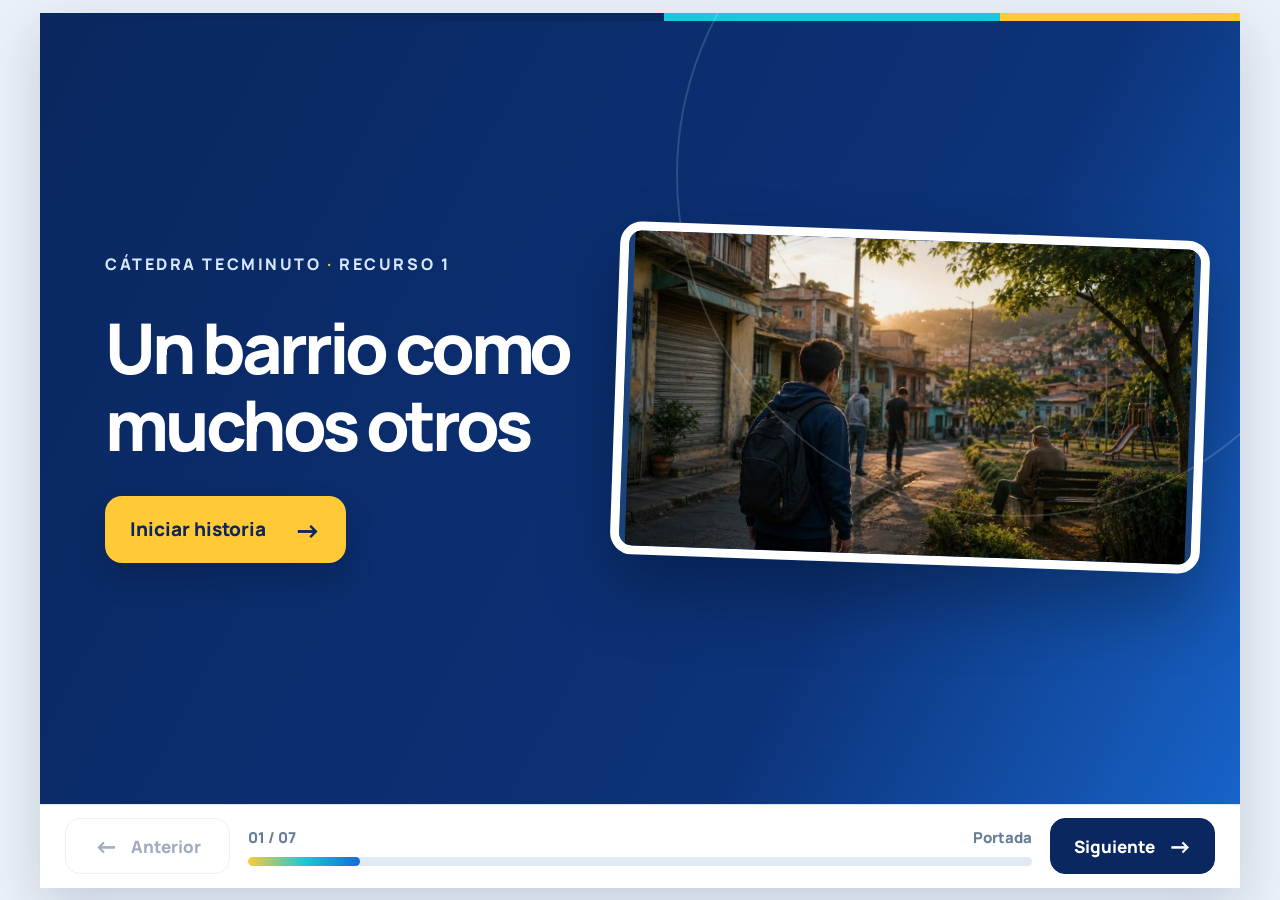
<file: Recursos/Recurso_1/index.html>
<!doctype html>
<html lang="es">
<head>
<meta charset="utf-8"><meta name="viewport" content="width=device-width,initial-scale=1">
<meta name="theme-color" content="#0a275f">
<title>Cátedra TecMinuto | Recurso 1</title>
<link rel="preconnect" href="https://fonts.googleapis.com">
<link rel="preconnect" href="https://fonts.gstatic.com" crossorigin>
<link href="https://fonts.googleapis.com/css2?family=Manrope:wght@400;500;600;700;800;900&display=swap" rel="stylesheet">
<link rel="stylesheet" href="css/styles.css">
</head><body>
<div id="viewport" class="viewport"><main id="deck" class="deck" aria-label="Cátedra TecMinuto, recurso 1">
<div class="slides" id="slides">
<section class="slide cover-slide active" data-name="Portada" aria-label="Portada">
 <div class="cover-streak" aria-hidden="true"></div>
 <div class="cover-copy"><p class="cover-label">CÁTEDRA TECMINUTO <b>·</b> RECURSO 1</p><h1>Un barrio como muchos otros</h1>
 <button id="begin" class="begin" type="button">Iniciar historia <span aria-hidden="true">→</span></button></div>
 <div class="cover-visual" aria-hidden="true"><div class="cover-photo"><img src="assets/img/historia_01.jpg" alt=""></div></div>
</section>
<section class="slide story-slide" aria-label="Un barrio como muchos otros" data-name="Un barrio como muchos otros">
      <div class="story-head"><div class="eyebrow"><span class="accent-line"></span><span>CÁTEDRA TECMINUTO</span></div><span class="head-index">01 / 05</span><h2>Un barrio como muchos otros</h2></div>
      <div class="story-layout">
        <article class="text-area "><div class="story-words cols-2"><div class="text-col"><p>Samuel tiene 19 años y, como miles de jóvenes en Colombia, sueña con construir un mejor futuro para él y su familia.</p><p>Vive en un barrio donde las personas se conocen desde hace años, pero donde las dificultades han hecho que muchos dejen de creer que las cosas puedan cambiar.</p><p>Cada mañana, cuando sale de su casa, observa escenas que ya parecen parte del paisaje.</p><p>Un local que cerró porque el negocio no pudo sostenerse.</p><p>Un parque donde ya casi no juegan niños porque permanece descuidado.</p></div><div class="text-col"><p>Un adulto mayor sentado solo en una banca, esperando que alguien se detenga a conversar.</p><p>Jóvenes de su edad que abandonaron el colegio para buscar cualquier trabajo que les permitiera ayudar en casa.</p><p>Familias preocupadas porque el dinero ya no alcanza como antes.</p><p>Con el paso del tiempo, Samuel ha aprendido a convivir con esas situaciones. Ya casi nadie habla de ellas; simplemente parecen formar parte de la rutina.</p></div></div></article>
        <figure class="visual-area"><div class="visual-frame"><img src="assets/img/historia_01.jpg" alt="Referencia gráfica de Un barrio como muchos otros"></div><div class="decoration" aria-hidden="true"><i></i><i></i><i></i></div></figure>
      </div>
    </section>
<section class="slide story-slide" aria-label="La frase que todos repiten" data-name="La frase que todos repiten">
      <div class="story-head"><div class="eyebrow"><span class="accent-line"></span><span>CÁTEDRA TECMINUTO</span></div><span class="head-index">02 / 05</span><h2>La frase que todos repiten</h2></div>
      <div class="story-layout">
        <article class="text-area "><div class="story-words cols-1"><p>En su casa, en la tienda del barrio, en el bus o mientras conversa con sus amigos, Samuel escucha una frase que se repite una y otra vez.</p><p class="dialogue">—&quot;Aquí nada va a cambiar.&quot;</p><p>Algunos dicen que los problemas son demasiado grandes.</p><p>Otros creen que siempre ha sido así y siempre será igual.</p><p>Incluso quienes alguna vez intentaron hacer algo terminaron convencidos de que no valía la pena esforzarse.</p><p>Sin darse cuenta, Samuel comienza a pensar lo mismo.</p><p>Quizás las personas tienen razón.</p><p>Quizás una sola persona no puede hacer ninguna diferencia.</p></div></article>
        <figure class="visual-area"><div class="visual-frame"><img src="assets/img/historia_02.jpg" alt="Referencia gráfica de La frase que todos repiten"></div><div class="decoration" aria-hidden="true"><i></i><i></i><i></i></div></figure>
      </div>
    </section>
<section class="slide story-slide" aria-label="Algo diferente comienza a ocurrir" data-name="Algo diferente comienza a ocurrir">
      <div class="story-head"><div class="eyebrow"><span class="accent-line"></span><span>CÁTEDRA TECMINUTO</span></div><span class="head-index">03 / 05</span><h2>Algo diferente comienza a ocurrir</h2></div>
      <div class="story-layout">
        <article class="text-area dense"><div class="story-words cols-2"><div class="text-col"><p>Una mañana, mientras regresa a casa, Samuel observa un movimiento inusual en el parque del barrio.</p><p>Un pequeño grupo de personas está reuniéndose con algunos vecinos.</p><p>No llevan pancartas.</p><p>No hacen promesas.</p><p>No pronuncian grandes discursos.</p><p>Simplemente comienzan a escuchar.</p><p>Conversan con las familias.</p><p>Preguntan qué necesitan.</p><p>Invitan a los jóvenes a participar.</p><p>Acompañan a los adultos mayores.</p></div><div class="text-col"><p>Organizan actividades para recuperar los espacios comunes.</p><p>Samuel observa desde la distancia.</p><p>No entiende muy bien quiénes son, pero nota algo diferente.</p><p>Las personas empiezan a sonreír nuevamente.</p><p>Los vecinos vuelven a saludarse.</p><p>Algunos jóvenes deciden colaborar.</p><p>El parque comienza a llenarse de vida.</p><p>Todo parece empezar con acciones muy pequeñas.</p></div></div></article>
        <figure class="visual-area"><div class="visual-frame"><img src="assets/img/historia_03.jpg" alt="Referencia gráfica de Algo diferente comienza a ocurrir"></div><div class="decoration" aria-hidden="true"><i></i><i></i><i></i></div></figure>
      </div>
    </section>
<section class="slide story-slide" aria-label="Una conversación inesperada" data-name="Una conversación inesperada">
      <div class="story-head"><div class="eyebrow"><span class="accent-line"></span><span>CÁTEDRA TECMINUTO</span></div><span class="head-index">04 / 05</span><h2>Una conversación inesperada</h2></div>
      <div class="story-layout">
        <article class="text-area "><div class="story-words cols-1"><p>La curiosidad lleva a Samuel a acercarse.</p><p>Mientras ayuda a mover unas sillas, conversa con una de las voluntarias.</p><p class="dialogue">—¿Ustedes creen que esto realmente va a cambiar algo? —pregunta con sinceridad.</p><p>Ella sonríe y responde:</p><p class="dialogue">—Ninguna transformación ocurre de un día para otro. Pero todas comienzan cuando alguien decide dejar de esperar que otros actúen.</p><p>Samuel guarda silencio.</p><p>Nunca había pensado que el cambio pudiera comenzar con algo tan sencillo como escuchar, acompañar o servir.</p></div></article>
        <figure class="visual-area"><div class="visual-frame"><img src="assets/img/historia_04.jpg" alt="Referencia gráfica de Una conversación inesperada"></div><div class="decoration" aria-hidden="true"><i></i><i></i><i></i></div></figure>
      </div>
    </section>
<section class="slide story-slide" aria-label="La pregunta que cambia la historia" data-name="La pregunta que cambia la historia">
      <div class="story-head"><div class="eyebrow"><span class="accent-line"></span><span>CÁTEDRA TECMINUTO</span></div><span class="head-index">05 / 05</span><h2>La pregunta que cambia la historia</h2></div>
      <div class="story-layout">
        <article class="text-area "><div class="story-words cols-1"><p>Esa noche, mientras recuerda todo lo ocurrido durante el día, Samuel no logra dejar de pensar en aquella respuesta.</p><p>Si unas pocas personas lograron movilizar a toda una comunidad...</p><p>Si pequeñas acciones despertaron esperanza donde antes solo había indiferencia...</p><p>Entonces surge una pregunta que cambiará la manera en que observa su realidad.</p><p>¿Puede una sola persona transformar una comunidad?</p><p>Esa será también la pregunta que te acompañará durante esta unidad.</p><p>A medida que avances descubrirás cómo esta misma inquietud inspiró la vida de una persona cuyo legado continúa transformando millones de vidas: el padre Rafael García Herreros, fundador de la Obra Minuto de Dios.</p></div></article>
        <figure class="visual-area"><div class="visual-frame"><img src="assets/img/historia_05.jpg" alt="Referencia gráfica de La pregunta que cambia la historia"></div><div class="decoration" aria-hidden="true"><i></i><i></i><i></i></div></figure>
      </div>
    </section><section class="slide final-slide" data-name="Detente y reflexiona" aria-label="Detente y reflexiona y Retroalimentación">
 <div class="final-header"><div class="eyebrow"><span class="accent-line"></span><span>CÁTEDRA TECMINUTO</span></div><h2>Detente y reflexiona</h2></div>
 <div class="final-columns">
   <article class="reflection-panel">
     <p class="opening">Antes de continuar, queremos conocer tu opinión.</p>
     <h3>¿Crees que una sola persona puede transformar una comunidad?</h3>
     <p class="choose-instruction">Selecciona la opción que más se acerca a tu forma de pensar.</p>
     <div class="choices" role="group" aria-label="¿Crees que una sola persona puede transformar una comunidad?"><button class="choice" type="button" aria-pressed="false" data-choice="0"><span class="choice-check" aria-hidden="true"></span><span>Sí. Toda transformación comienza cuando alguien decide actuar.</span></button><button class="choice" type="button" aria-pressed="false" data-choice="1"><span class="choice-check" aria-hidden="true"></span><span>Tal vez. Una persona puede iniciar el cambio, pero necesita el apoyo de otros para lograr una transformación sostenible.</span></button><button class="choice" type="button" aria-pressed="false" data-choice="2"><span class="choice-check" aria-hidden="true"></span><span>No. Los problemas sociales son demasiado grandes para que una sola persona pueda generar un cambio significativo.</span></button></div>
   </article>
   <article class="feedback-panel">
     <div class="feedback-top"><h3>Retroalimentación</h3><img src="assets/img/historia_06.jpg" alt="Referencia gráfica para la reflexión"></div>
     <div class="feedback-text"><p>No existe una única respuesta correcta.</p><p>Lo importante es que esta pregunta permanezca contigo mientras recorres la unidad.</p><p>A lo largo de este viaje conocerás cómo muchas de las transformaciones sociales más importantes no comenzaron con grandes recursos ni con miles de personas, sino con individuos que decidieron actuar cuando otros pensaban que nada podía cambiar.</p><p>Al finalizar la unidad volveremos a esta pregunta. Tal vez entonces tu respuesta sea la misma… o quizás descubras que una pequeña acción puede convertirse en el inicio de una gran transformación.</p></div>
   </article>
 </div>
</section>
</div>
<nav class="footer" aria-label="Navegación de la presentación">
 <button id="prev" type="button" class="nav-button prev" disabled><span aria-hidden="true">←</span> Anterior</button>
 <div class="footer-center"><div class="footer-row"><span id="counter">01 / 07</span><span id="slideLabel">Portada</span></div><div class="progress"><span id="progress"></span></div></div>
 <button id="next" type="button" class="nav-button next">Siguiente <span aria-hidden="true">→</span></button>
</nav>
</main></div><script src="js/app.js"></script></body></html>
</file>
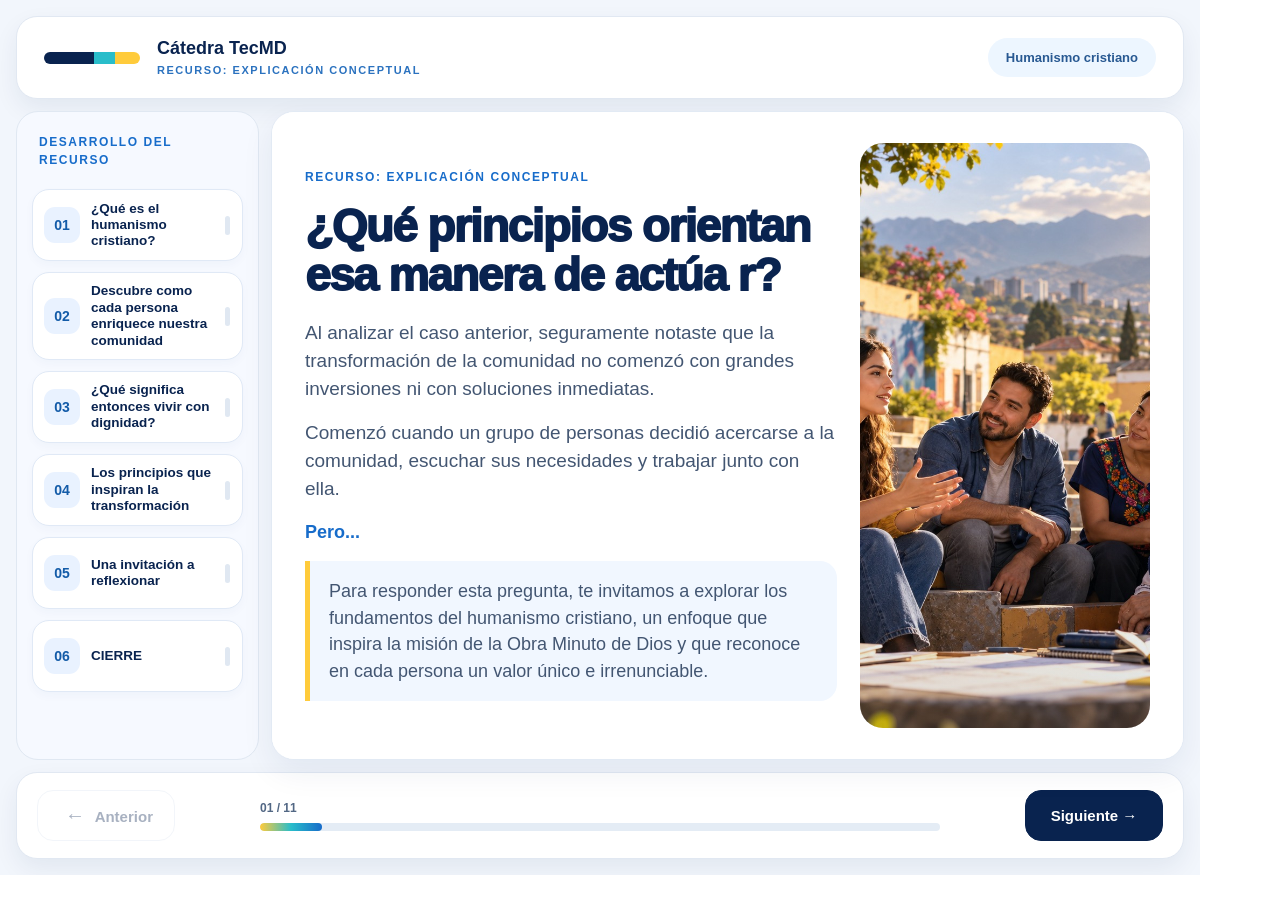
<file: Recursos/Recurso_2/index.html>
<!doctype html><html lang="es"><head><meta charset="utf-8"><meta name="viewport" content="width=device-width, initial-scale=1">
<meta name="color-scheme" content="light"><title>Cátedra TecMD · Explicación conceptual</title>
<link rel="stylesheet" href="css/styles.css"></head><body>
<div class="viewer" id="viewer"><div class="presentation" id="presentation">
 <header class="top"><div class="top-brand"><span class="top-motif"><i></i><i></i><i></i></span><div><strong>Cátedra TecMD</strong><small>RECURSO: Explicación conceptual</small></div></div>
 <div class="top-right">Humanismo cristiano</div></header>
 <main class="stage"><nav class="topic-nav" aria-label="Conceptos de la unidad"><p class="nav-title">Desarrollo del recurso</p><button class="topic" type="button" data-chapter="1" aria-label="Botón 1: ¿Qué es el humanismo cristiano?"><b>01</b><span>¿Qué es el humanismo cristiano?</span><i class="dot"></i></button>
<button class="topic" type="button" data-chapter="2" aria-label="Botón 2: Descubre como cada persona enriquece nuestra comunidad"><b>02</b><span>Descubre como cada persona enriquece nuestra comunidad</span><i class="dot"></i></button>
<button class="topic" type="button" data-chapter="3" aria-label="Botón 3: ¿Qué significa entonces vivir con dignidad?"><b>03</b><span>¿Qué significa entonces vivir con dignidad?</span><i class="dot"></i></button>
<button class="topic" type="button" data-chapter="4" aria-label="Botón 4: Los principios que inspiran la transformación"><b>04</b><span>Los principios que inspiran la transformación</span><i class="dot"></i></button>
<button class="topic" type="button" data-chapter="5" aria-label="Botón 5: Una invitación a reflexionar"><b>05</b><span>Una invitación a reflexionar</span><i class="dot"></i></button>
<button class="topic" type="button" data-chapter="6" aria-label="Botón 6: CIERRE"><b>06</b><span>CIERRE</span><i class="dot"></i></button></nav>
 <div class="slides" aria-live="polite"><section class="slide intro-screen" data-chapter="0" data-title="RECURSO: Explicación conceptual" data-part="" aria-label="RECURSO: Explicación conceptual"><div class="intro-grid"><div class="intro-left">
  <div class="eyebrow">RECURSO: Explicación conceptual</div>
  <h1>¿Qué principios orientan esa manera de actúa r?</h1>
  <p class="lede">Al analizar el caso anterior, seguramente notaste que la transformación de la comunidad no comenzó con grandes inversiones ni con soluciones inmediatas.</p>
  <p class="lede">Comenzó cuando un grupo de personas decidió acercarse a la comunidad, escuchar sus necesidades y trabajar junto con ella.</p>
  <p class="but">Pero...</p>
  <p class="intro-final">Para responder esta pregunta, te invitamos a explorar los fundamentos del humanismo cristiano, un enfoque que inspira la misión de la Obra Minuto de Dios y que reconoce en cada persona un valor único e irrenunciable.</p>
</div>
<div class="intro-photo"><img class="fill" src="assets/img/cover.jpg" alt="RECURSO: Explicación conceptual" loading="eager"></div></div></section>
<section class="slide humanismo-screen" data-chapter="1" data-title="¿Qué es el humanismo cristiano?" data-part="" aria-label="¿Qué es el humanismo cristiano?"><div class="headline"><div class="eyebrow">Botón 1</div><h2>¿Qué es el humanismo cristiano?</h2></div>
<div class="humanismo-grid"><div class="humanismo-copy">
  <p>Es una forma de comprender al ser humano que reconoce que toda persona posee un valor único, irremplazable e inherente, sin importar su origen, condición económica, edad, cultura, religión, capacidades o forma de pensar.</p><p>Desde esta perspectiva, el desarrollo de una comunidad no depende únicamente del crecimiento económico o del acceso a recursos. También requiere construir relaciones basadas en el respeto, la solidaridad, la justicia y el reconocimiento de la dignidad de todas las personas.</p><p>Por eso, el humanismo cristiano propone que la persona sea siempre el centro de las decisiones, de las acciones y de los procesos de transformación social.</p>
  <blockquote>Cuando reconocemos el valor de cada persona, comenzamos a construir comunidades donde todos pueden participar, crecer y aportar al bienestar común.</blockquote>
 </div><figure class="humanismo-pic"><img class="fill" src="assets/img/humanismo.jpg" alt="¿Qué es el humanismo cristiano?" loading="eager"></figure></div></section>
<section class="slide people-screen" data-chapter="2" data-title="Descubre como cada persona enriquece nuestra comunidad" data-part="1 de 2" aria-label="Descubre como cada persona enriquece nuestra comunidad"><div class="headline"><div class="eyebrow">Botón 2</div><h2>Descubre como cada persona enriquece nuestra comunidad</h2></div>
<div class="people-layout"><div class="people-cards"><article class="person"><h3>Niño</h3><p>Los niños tienen derecho a crecer en ambientes seguros, afectivos y con oportunidades para aprender y desarrollar sus talentos.</p></article><article class="person"><h3>Joven</h3><p>Los jóvenes aportan creatividad, liderazgo y nuevas ideas. Escuchar sus propuestas fortalece la construcción de comunidades más participativas.</p></article><article class="person"><h3>Persona mayor</h3><p>Su experiencia, conocimientos y memoria fortalecen la identidad y el aprendizaje colectivo de la comunidad.</p></article></div>
 <figure class="people-image"><img class="fill" src="assets/img/personas.jpg" alt="Descubre como cada persona enriquece nuestra comunidad" loading="eager"></figure></div></section>
<section class="slide people-screen" data-chapter="2" data-title="Descubre como cada persona enriquece nuestra comunidad" data-part="2 de 2" aria-label="Descubre como cada persona enriquece nuestra comunidad"><div class="headline"><div class="eyebrow">Botón 2</div><h2>Descubre como cada persona enriquece nuestra comunidad</h2></div>
<div class="people-cards second"><article class="person"><h3>Persona con discapacidad</h3><p>La diversidad enriquece la sociedad. Eliminar barreras y generar oportunidades favorece una participación plena e incluyente.</p></article><article class="person"><h3>Mujer líder</h3><p>Las mujeres desempeñan un papel fundamental en el desarrollo familiar, comunitario, social y económico. Promover la equidad fortalece el bienestar colectivo.</p></article><article class="person"><h3>Campesino</h3><p>Con su trabajo contribuye a la seguridad alimentaria, al cuidado del territorio y al desarrollo sostenible de las comunidades.</p></article></div>
<div class="reflection"><div class="eyebrow">Reflexiona</div><h3>¿Qué tienen en común todas estas personas?</h3>
<ul><li>✔ Todas poseen la misma dignidad.</li><li>✔ Todas pueden aportar al desarrollo de la comunidad.</li><li>✔ Todas merecen oportunidades para participar y crecer.</li></ul></div></section>
<section class="slide dignity-screen" data-chapter="3" data-title="¿Qué significa entonces vivir con dignidad?" data-part="" aria-label="¿Qué significa entonces vivir con dignidad?"><div class="headline"><div class="eyebrow">Botón 3</div><h2>¿Qué significa entonces vivir con dignidad?</h2></div>
<div class="dignity-grid"><div class="dignity-main"><p class="dignity-statement">La dignidad humana es el valor que posee cada persona simplemente por ser humana.</p>
 <ul class="negative-list"><li>No depende de su profesión.</li><li>No depende de cuánto dinero tenga.</li><li>No depende de su nivel educativo.</li><li>No depende de su edad.</li><li>No depende de su condición física.</li></ul><p>La dignidad es un valor que acompaña a todas las personas durante toda su vida.</p><p>Reconocer la dignidad implica construir relaciones basadas en el respeto, la empatía, la inclusión y el compromiso con el bienestar de los demás.</p></div>
 <figure class="dignity-photo"><img class="fill" src="assets/img/dignidad.jpg" alt="¿Qué significa entonces vivir con dignidad?" loading="eager"></figure></div></section>
<section class="slide principles-screen" data-chapter="4" data-title="Los principios que inspiran la transformación" data-part="1 de 4" aria-label="Los principios que inspiran la transformación"><div class="headline"><div class="eyebrow">Botón 4</div><h2>Los principios que inspiran la transformación</h2></div><div class="principle-intro"><p>Los principios del humanismo cristiano orientan las acciones de la Obra Minuto de Dios y de todas las personas comprometidas con la construcción de una sociedad más humana y solidaria.</p><p>Explora cada uno de ellos.</p></div><div class="principles-grid"><article class="principle"><div class="p-title"><b>01</b><h3>Centralidad de la persona</h3></div>
     <div class="principle-body"><div><strong>¿Qué significa?</strong><p>Toda persona merece ser reconocida, respetada y acompañada en el desarrollo de su proyecto de vida.</p></div>
     <div><strong>¿Cómo se vive?</strong><ul><li>Escuchando antes de juzgar.</li><li>Valorando las capacidades de cada persona.</li><li>Generando oportunidades para todos.</li></ul></div></div></article><article class="principle"><div class="p-title"><b>02</b><h3>Solidaridad</h3></div>
     <div class="principle-body"><div><strong>¿Qué significa?</strong><p>Comprender que el bienestar de cada persona está relacionado con el bienestar de toda la comunidad.</p></div>
     <div><strong>¿Cómo se vive?</strong><ul><li>Compartiendo conocimientos.</li><li>Apoyando a quienes enfrentan dificultades.</li><li>Trabajando de manera colaborativa.</li></ul></div></div></article></div></section>
<section class="slide principles-screen" data-chapter="4" data-title="Los principios que inspiran la transformación" data-part="2 de 4" aria-label="Los principios que inspiran la transformación"><div class="headline"><div class="eyebrow">Botón 4</div><h2>Los principios que inspiran la transformación</h2></div><div class="principles-grid"><article class="principle"><div class="p-title"><b>03</b><h3>Justicia social</h3></div>
     <div class="principle-body"><div><strong>¿Qué significa?</strong><p>Promover condiciones que permitan a todas las personas acceder a oportunidades para desarrollarse plenamente.</p></div>
     <div><strong>¿Cómo se vive?</strong><ul><li>Reduciendo barreras.</li><li>Promoviendo la equidad.</li><li>Favoreciendo la inclusión.</li></ul></div></div></article><article class="principle"><div class="p-title"><b>04</b><h3>Participación</h3></div>
     <div class="principle-body"><div><strong>¿Qué significa?</strong><p>Reconocer que todas las personas tienen algo valioso para aportar.</p></div>
     <div><strong>¿Cómo se vive?</strong><ul><li>Escuchando diferentes opiniones.</li><li>Construyendo soluciones colectivas.</li><li>Participando activamente en la comunidad.</li></ul></div></div></article></div></section>
<section class="slide principles-screen" data-chapter="4" data-title="Los principios que inspiran la transformación" data-part="3 de 4" aria-label="Los principios que inspiran la transformación"><div class="headline"><div class="eyebrow">Botón 4</div><h2>Los principios que inspiran la transformación</h2></div><div class="principles-grid"><article class="principle"><div class="p-title"><b>05</b><h3>Bien común</h3></div>
     <div class="principle-body"><div><strong>¿Qué significa?</strong><p>Buscar aquello que beneficia a toda la comunidad y no únicamente a intereses individuales.</p></div>
     <div><strong>¿Cómo se vive?</strong><ul><li>Cuidando los espacios compartidos.</li><li>Protegiendo los recursos comunes.</li><li>Promoviendo la convivencia.</li></ul></div></div></article><article class="principle"><div class="p-title"><b>06</b><h3>Esperanza</h3></div>
     <div class="principle-body"><div><strong>¿Qué significa?</strong><p>Creer que toda realidad puede transformarse mediante el compromiso y el trabajo conjunto.</p></div>
     <div><strong>¿Cómo se vive?</strong><ul><li>Manteniendo una actitud propositiva.</li><li>Buscando soluciones en lugar de quedarse únicamente en los problemas.</li></ul></div></div></article></div></section>
<section class="slide principles-screen" data-chapter="4" data-title="Los principios que inspiran la transformación" data-part="4 de 4" aria-label="Los principios que inspiran la transformación"><div class="headline"><div class="eyebrow">Botón 4</div><h2>Los principios que inspiran la transformación</h2></div><div class="principles-grid last"><article class="principle"><div class="p-title"><b>07</b><h3>Amor al prójimo</h3></div>
     <div class="principle-body"><div><strong>¿Qué significa?</strong><p>Reconocer al otro como una persona valiosa que merece respeto, cuidado y acompañamiento.</p></div>
     <div><strong>¿Cómo se vive?</strong><ul><li>Practicando la empatía.</li><li>Actuando con servicio.</li><li>Promoviendo relaciones basadas en el respeto y la fraternidad.</li></ul></div></div></article><figure class="last-principle-image"><img class="fill" src="assets/img/principios.jpg" alt="Los principios que inspiran la transformación" loading="eager"></figure></div></section>
<section class="slide invitation-screen" data-chapter="5" data-title="Una invitación a reflexionar" data-part="" aria-label="Una invitación a reflexionar"><div class="headline"><div class="eyebrow">Botón 5</div><h2>Una invitación a reflexionar</h2></div>
<div class="invitation-grid"><div class="invite-content"><p>Vuelve a pensar en el caso que analizaste al inicio de esta unidad.</p>
  <h3>¿Por qué crees que la comunidad logró comenzar su transformación?</h3><div class="why-items"><p>Porque las personas fueron escuchadas.</p><p>Porque trabajaron de manera colaborativa.</p><p>Porque reconocieron el valor de cada integrante de la comunidad.</p><p>Porque actuaron pensando en el bienestar común.</p></div>
  <p class="invite-close">Esos mismos principios inspiran la misión de la Obra Minuto de Dios y continúan orientando sus acciones para contribuir al desarrollo integral de las personas y las comunidades.</p></div>
  <figure class="invite-photo"><img class="fill" src="assets/img/invitacion.jpg" alt="Una invitación a reflexionar" loading="eager"></figure></div></section>
<section class="slide closing-screen" data-chapter="6" data-title="CIERRE" data-part="" aria-label="CIERRE"><div class="headline"><div class="eyebrow">Botón 6</div><h2>CIERRE</h2></div>
<div class="closing-grid"><div class="closing-copy"><h3>¿Y tú?</h3>
  <p class="lead-close">Toda transformación comienza con una decisión.</p><p>No es necesario esperar grandes recursos o cambios extraordinarios para generar impacto.</p><p>Las comunidades se fortalecen cuando las personas reconocen la dignidad de quienes las rodean, trabajan de manera solidaria y se comprometen con el bienestar común.</p>
  <div class="forum-question"><div class="eyebrow">Pregunta de reflexión</div><h4>¿Cuál de los principios del humanismo cristiano consideras más necesario para transformar tu comunidad y por qué?</h4><p>Comparte tu respuesta en el foro de discusión</p></div></div>
  <figure class="closing-pic"><img class="fill" src="assets/img/cierre.jpg" alt="CIERRE" loading="eager"></figure></div></section></div></main>
 <footer class="bottom"><button class="control" id="prev" type="button" aria-label="Diapositiva anterior"><span class="arrow">←</span> Anterior</button>
 <div class="pagination"><div class="page-text"><span id="pageCount">01 / 11</span><span id="partLabel"></span></div>
 <div class="page-track"><div id="pageFill"></div></div></div>
 <button class="control primary" id="next" type="button" aria-label="Diapositiva siguiente">Siguiente <span class="arrow">→</span></button></footer>
</div></div><script src="js/app.js"></script></body></html>
</file>
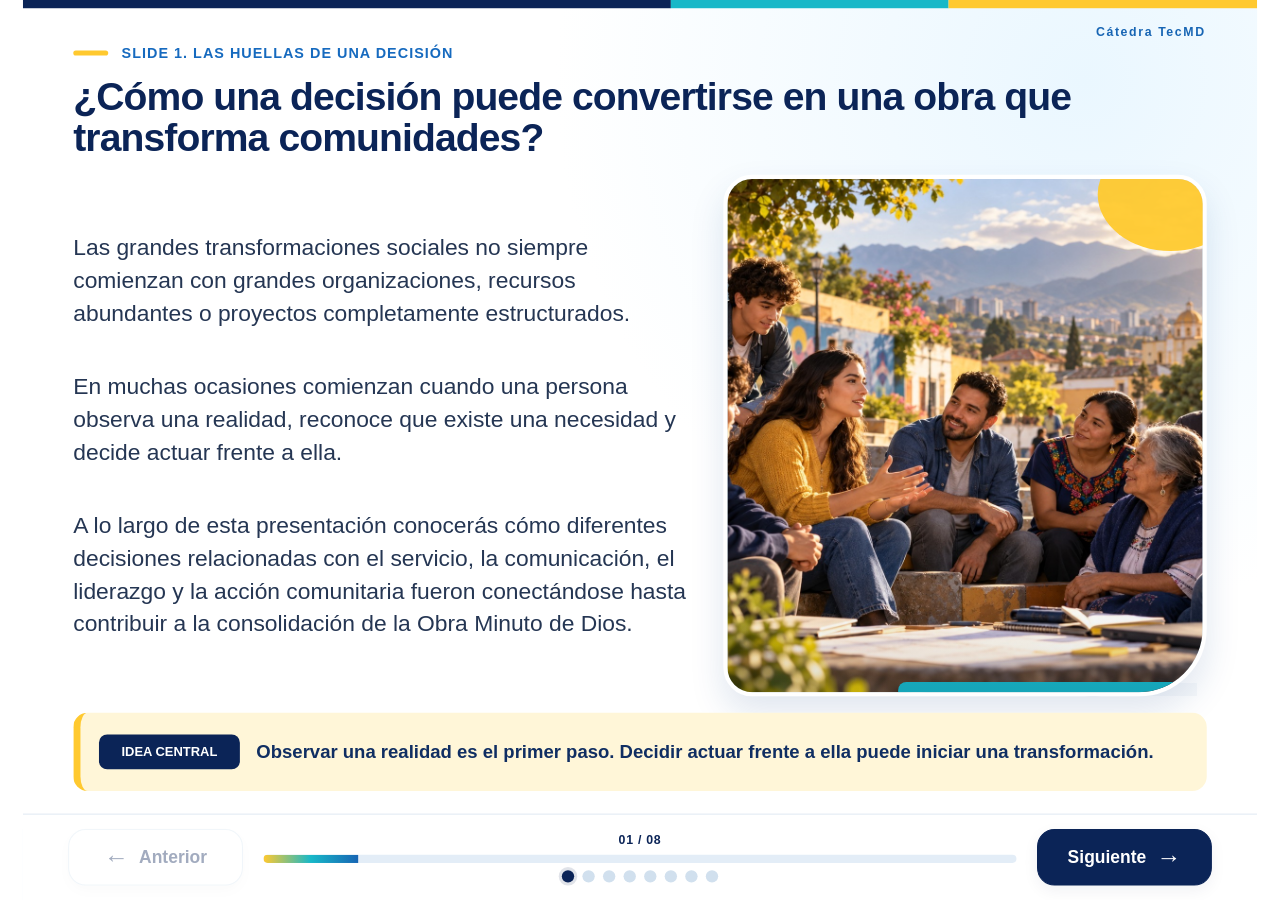
<file: Recursos/Recurso_3/index.html>
<!DOCTYPE html>

<html lang="es"><head>
<meta charset="utf-8"/><meta content="width=device-width, initial-scale=1" name="viewport"/>
<title>Padre Rafael García Herreros y la construcción de una obra de transformación social</title>
<link href="css/styles.css" rel="stylesheet"/>
</head><body>
<div class="viewport" id="viewport">
<main aria-label="Presentación Cátedra TecMD" class="deck" id="deck">
<div aria-hidden="true" class="top-line"><i></i><i></i><i></i></div>
<div class="brand-mark">Cátedra TecMD</div>
<div class="slides" id="slides">
<section aria-hidden="false" aria-label="SLIDE 1. LAS HUELLAS DE UNA DECISIÓN" class="slide slide-01 is-active" data-slide-index="1">
<div class="slide-shell">
<div class="title-stack">
<div class="section-title"><span class="section-line"></span><span data-exact="SLIDE 1. LAS HUELLAS DE UNA DECISIÓN">SLIDE 1. LAS HUELLAS DE UNA DECISIÓN</span></div>
<h1 class="headline" data-exact="¿Cómo una decisión puede convertirse en una obra que transforma comunidades?">¿Cómo una decisión puede convertirse en una obra que transforma comunidades?</h1>
</div>
<div class="body-row">
<div class="slide-copy"><p class="text-para" data-exact="Las grandes transformaciones sociales no siempre comienzan con grandes organizaciones, recursos abundantes o proyectos completamente estructurados.">Las grandes transformaciones sociales no siempre comienzan con grandes organizaciones, recursos abundantes o proyectos completamente estructurados.</p><p class="text-para" data-exact="En muchas ocasiones comienzan cuando una persona observa una realidad, reconoce que existe una necesidad y decide actuar frente a ella.">En muchas ocasiones comienzan cuando una persona observa una realidad, reconoce que existe una necesidad y decide actuar frente a ella.</p><p class="text-para" data-exact="A lo largo de esta presentación conocerás cómo diferentes decisiones relacionadas con el servicio, la comunicación, el liderazgo y la acción comunitaria fueron conectándose hasta contribuir a la consolidación de la Obra Minuto de Dios.">A lo largo de esta presentación conocerás cómo diferentes decisiones relacionadas con el servicio, la comunicación, el liderazgo y la acción comunitaria fueron conectándose hasta contribuir a la consolidación de la Obra Minuto de Dios.</p></div>
<figure class="slide-visual"><img alt="Imagen de apoyo visual sobre comunidad y transformación social" loading="eager" src="assets/img/huellas_decision.jpg"/><span class="image-edge"></span></figure>
</div>
<div class="bottom-copy"><aside class="takeaway"><span class="takeaway-label" data-exact="IDEA CENTRAL">IDEA CENTRAL</span><p data-exact="Observar una realidad es el primer paso. Decidir actuar frente a ella puede iniciar una transformación.">Observar una realidad es el primer paso. Decidir actuar frente a ella puede iniciar una transformación.</p></aside></div>
</div>
<div aria-hidden="true" class="watermark">01</div>
</section>
<section aria-hidden="true" aria-label="SLIDE 2. COLOMBIA: UNA REALIDAD QUE PEDÍA RESPUESTAS" class="slide slide-02" data-slide-index="2">
<div class="slide-shell">
<div class="title-stack">
<div class="section-title"><span class="section-line"></span><span data-exact="SLIDE 2. COLOMBIA: UNA REALIDAD QUE PEDÍA RESPUESTAS">SLIDE 2. COLOMBIA: UNA REALIDAD QUE PEDÍA RESPUESTAS</span></div>
<h1 class="headline title-long" data-exact="Para comprender las acciones del Padre Rafael García Herreros es necesario reconocer primero el contexto en el que desarrolló buena parte de su misión.">Para comprender las acciones del Padre Rafael García Herreros es necesario reconocer primero el contexto en el que desarrolló buena parte de su misión.</h1>
</div>
<div class="body-row">
<div class="slide-copy two-text-columns"><div class="text-column"><p class="text-para" data-exact="A mediados del siglo XX, Colombia atravesaba importantes transformaciones sociales.">A mediados del siglo XX, Colombia atravesaba importantes transformaciones sociales.</p><p class="text-para" data-exact="Las ciudades crecían y recibían a numerosas familias que buscaban nuevas oportunidades. Sin embargo, ese crecimiento también hacía visibles diferentes problemáticas sociales.">Las ciudades crecían y recibían a numerosas familias que buscaban nuevas oportunidades. Sin embargo, ese crecimiento también hacía visibles diferentes problemáticas sociales.</p></div><div class="text-column"><p class="text-subhead" data-exact="CIUDADES EN CRECIMIENTO: el aumento de la población urbana generaba nuevos desafíos relacionados con vivienda, servicios y oportunidades.">CIUDADES EN CRECIMIENTO: el aumento de la población urbana generaba nuevos desafíos relacionados con vivienda, servicios y oportunidades.</p><p class="text-subhead" data-exact="VIVIENDA: muchas familias tenían dificultades para acceder a espacios adecuados y condiciones dignas para vivir.">VIVIENDA: muchas familias tenían dificultades para acceder a espacios adecuados y condiciones dignas para vivir.</p><p class="text-subhead" data-exact="EDUCACIÓN: las oportunidades de formación no estaban disponibles de la misma manera para todos los sectores de la población.">EDUCACIÓN: las oportunidades de formación no estaban disponibles de la misma manera para todos los sectores de la población.</p><p class="text-subhead" data-exact="DESIGUALDAD: las posibilidades de desarrollo eran diferentes dependiendo de las condiciones económicas y sociales de las personas.">DESIGUALDAD: las posibilidades de desarrollo eran diferentes dependiendo de las condiciones económicas y sociales de las personas.</p></div></div>
<figure class="slide-visual"><img alt="Imagen de apoyo visual sobre comunidad y transformación social" loading="lazy" src="assets/img/contexto_colombia.jpg"/><span class="image-edge"></span></figure>
</div>
<div class="bottom-copy"><aside class="takeaway"><span class="takeaway-label" data-exact="IDEA CLAVE">IDEA CLAVE</span><p data-exact="Estas situaciones no correspondían únicamente a dificultades individuales.">Estas situaciones no correspondían únicamente a dificultades individuales.</p></aside><div class="closing"><p class="closing-text" data-exact="Eran problemáticas que afectaban a familias y comunidades completas y que requerían respuestas capaces de ir más allá de la ayuda ocasional.">Eran problemáticas que afectaban a familias y comunidades completas y que requerían respuestas capaces de ir más allá de la ayuda ocasional.</p></div></div>
</div>
<div aria-hidden="true" class="watermark">02</div>
</section>
<section aria-hidden="true" aria-label="SLIDE 3. UNA MANERA DIFERENTE DE MIRAR LA REALIDAD" class="slide slide-03" data-slide-index="3">
<div class="slide-shell">
<div class="title-stack">
<div class="section-title"><span class="section-line"></span><span data-exact="SLIDE 3. UNA MANERA DIFERENTE DE MIRAR LA REALIDAD">SLIDE 3. UNA MANERA DIFERENTE DE MIRAR LA REALIDAD</span></div>
<h1 class="headline" data-exact="Del reconocimiento de una necesidad a la decisión de actuar">Del reconocimiento de una necesidad a la decisión de actuar</h1>
</div>
<div class="body-row">
<div class="slide-copy two-text-columns"><div class="text-column"><p class="text-para" data-exact="Conocer una problemática no significa necesariamente transformarla.">Conocer una problemática no significa necesariamente transformarla.</p><p class="text-para" data-exact="Muchas personas pueden observar una situación de desigualdad, pobreza o falta de oportunidades y continuar con sus actividades cotidianas.">Muchas personas pueden observar una situación de desigualdad, pobreza o falta de oportunidades y continuar con sus actividades cotidianas.</p><p class="text-para" data-exact="En el caso del Padre Rafael García Herreros ocurrió algo diferente.">En el caso del Padre Rafael García Herreros ocurrió algo diferente.</p><p class="text-para" data-exact="Las necesidades que encontraba en su entorno se convirtieron en una invitación a preguntarse:">Las necesidades que encontraba en su entorno se convirtieron en una invitación a preguntarse:</p><p class="text-quote" data-exact="¿Qué puedo hacer frente a esta realidad?">¿Qué puedo hacer frente a esta realidad?</p><p class="text-para" data-exact="Esta manera de comprender su misión comenzó a orientar sus decisiones.">Esta manera de comprender su misión comenzó a orientar sus decisiones.</p><p class="text-para" data-exact="No se trataba únicamente de brindar ayuda en un momento determinado, sino de buscar alternativas que pudieran generar mejores condiciones para las personas.">No se trataba únicamente de brindar ayuda en un momento determinado, sino de buscar alternativas que pudieran generar mejores condiciones para las personas.</p></div><div class="text-column"><p class="text-para" data-exact="En ese propósito comenzaron a conectarse cuatro elementos:">En ese propósito comenzaron a conectarse cuatro elementos:</p><p class="text-term" data-exact="SERVIR-Reconocer las necesidades de otros y comprometerse con ellas.">SERVIR-Reconocer las necesidades de otros y comprometerse con ellas.</p><p class="text-term" data-exact="COMUNICAR-Hacer visibles diferentes realidades y generar conciencia.">COMUNICAR-Hacer visibles diferentes realidades y generar conciencia.</p><p class="text-term" data-exact="LIDERAR-Convocar personas alrededor de un propósito común.">LIDERAR-Convocar personas alrededor de un propósito común.</p><p class="text-term" data-exact="TRANSFORMAR-Convertir las acciones en oportunidades para las comunidades.">TRANSFORMAR-Convertir las acciones en oportunidades para las comunidades.</p></div></div>
<figure class="slide-visual"><img alt="Imagen de apoyo visual sobre comunidad y transformación social" loading="lazy" src="assets/img/mirar_realidad.jpg"/><span class="image-edge"></span></figure>
</div>
<div class="bottom-copy"><aside class="takeaway"><span class="takeaway-label" data-exact="IDEA CLAVE">IDEA CLAVE</span><p data-exact="La transformación comienza cuando reconocer una necesidad conduce a asumir una responsabilidad frente a ella.">La transformación comienza cuando reconocer una necesidad conduce a asumir una responsabilidad frente a ella.</p></aside></div>
</div>
<div aria-hidden="true" class="watermark">03</div>
</section>
<section aria-hidden="true" aria-label="SLIDE 4. PRIMERA HUELLA: SERVIR" class="slide slide-04" data-slide-index="4">
<div class="slide-shell">
<div class="title-stack">
<div class="section-title"><span class="section-line"></span><span data-exact="SLIDE 4. PRIMERA HUELLA: SERVIR">SLIDE 4. PRIMERA HUELLA: SERVIR</span></div>
<h1 class="headline" data-exact="Cuando reconocer una necesidad implica actuar">Cuando reconocer una necesidad implica actuar</h1>
</div>
<div class="body-row">
<div class="slide-copy two-text-columns"><div class="text-column"><p class="text-para" data-exact="El servicio fue uno de los principios que orientaron la manera en que el Padre Rafael comprendió su misión.">El servicio fue uno de los principios que orientaron la manera en que el Padre Rafael comprendió su misión.</p><p class="text-para" data-exact="Servir no significaba simplemente entregar una ayuda o solucionar temporalmente una dificultad.">Servir no significaba simplemente entregar una ayuda o solucionar temporalmente una dificultad.</p><p class="text-para" data-exact="Implicaba acercarse a las personas, reconocer sus necesidades y buscar alternativas que permitieran mejorar sus condiciones de vida.">Implicaba acercarse a las personas, reconocer sus necesidades y buscar alternativas que permitieran mejorar sus condiciones de vida.</p><p class="text-subhead" data-exact="¿QUÉ CAMBIA CUANDO EL SERVICIO SE ENTIENDE DE ESTA MANERA?">¿QUÉ CAMBIA CUANDO EL SERVICIO SE ENTIENDE DE ESTA MANERA?</p><p class="text-para" data-exact="Una necesidad deja de verse únicamente como un problema individual.">Una necesidad deja de verse únicamente como un problema individual.</p><p class="text-para" data-exact="Por ejemplo, si una familia no cuenta con una vivienda adecuada, la respuesta puede atender una urgencia inmediata.">Por ejemplo, si una familia no cuenta con una vivienda adecuada, la respuesta puede atender una urgencia inmediata.</p><p class="text-para" data-exact="Pero también es posible preguntarse:">Pero también es posible preguntarse:</p></div><div class="text-column"><p class="text-item" data-exact="¿Qué condiciones originan esa situación?">¿Qué condiciones originan esa situación?</p><p class="text-item" data-exact="¿Qué oportunidades necesita esa familia?">¿Qué oportunidades necesita esa familia?</p><p class="text-item" data-exact="¿Cómo puede participar la comunidad?">¿Cómo puede participar la comunidad?</p><p class="text-item" data-exact="¿Qué acciones podrían generar una solución más sostenible?">¿Qué acciones podrían generar una solución más sostenible?</p><p class="text-para" data-exact="Esta mirada permite pasar de la ayuda momentánea al compromiso con la transformación.">Esta mirada permite pasar de la ayuda momentánea al compromiso con la transformación.</p><p class="text-subhead" data-exact="LA HUELLA DEL SERVICIO">LA HUELLA DEL SERVICIO</p><p class="text-sequence" data-exact="Reconocer la necesidad → comprometerse → actuar → buscar una transformación">Reconocer la necesidad → comprometerse → actuar → buscar una transformación</p></div></div>
<figure class="slide-visual"><img alt="Imagen de apoyo visual sobre comunidad y transformación social" loading="lazy" src="assets/img/servir.jpg"/><span class="image-edge"></span></figure>
</div>
<div class="bottom-copy"><aside class="takeaway"><span class="takeaway-label" data-exact="IDEA CLAVE">IDEA CLAVE</span><p data-exact="Servir implica poner capacidades, recursos y acciones al servicio de las personas y las comunidades.">Servir implica poner capacidades, recursos y acciones al servicio de las personas y las comunidades.</p></aside></div>
</div>
<div aria-hidden="true" class="watermark">04</div>
</section>
<section aria-hidden="true" aria-label="SLIDE 5. SEGUNDA HUELLA: COMUNICAR" class="slide slide-05" data-slide-index="5">
<div class="slide-shell">
<div class="title-stack">
<div class="section-title"><span class="section-line"></span><span data-exact="SLIDE 5. SEGUNDA HUELLA: COMUNICAR">SLIDE 5. SEGUNDA HUELLA: COMUNICAR</span></div>
<h1 class="headline" data-exact="Cuando una voz permite que otros también conozcan una realidad">Cuando una voz permite que otros también conozcan una realidad</h1>
</div>
<div class="body-row">
<div class="slide-copy two-text-columns"><div class="text-column"><p class="text-para" data-exact="Una transformación social necesita personas que reconozcan que existe una situación que requiere atención.">Una transformación social necesita personas que reconozcan que existe una situación que requiere atención.</p><p class="text-para" data-exact="Por esta razón, la comunicación se convirtió en otra herramienta importante dentro de la misión del Padre Rafael García Herreros.">Por esta razón, la comunicación se convirtió en otra herramienta importante dentro de la misión del Padre Rafael García Herreros.</p><p class="text-para" data-exact="En 1950 comenzó a desarrollar una experiencia de comunicación que posteriormente se consolidaría como El Minuto de Dios.">En 1950 comenzó a desarrollar una experiencia de comunicación que posteriormente se consolidaría como El Minuto de Dios.</p><p class="text-para" data-exact="A través de estos espacios podía compartir reflexiones y presentar situaciones sociales ante una audiencia cada vez más amplia.">A través de estos espacios podía compartir reflexiones y presentar situaciones sociales ante una audiencia cada vez más amplia.</p><p class="text-para" data-exact="Sin embargo, comunicar no significaba únicamente transmitir información.">Sin embargo, comunicar no significaba únicamente transmitir información.</p><p class="text-para" data-exact="El propósito también era lograr que las personas:">El propósito también era lograr que las personas:</p></div><div class="text-column"><p class="text-term" data-exact="CONOCIERAN-Realidades que quizá no hacían parte de su experiencia cotidiana.">CONOCIERAN-Realidades que quizá no hacían parte de su experiencia cotidiana.</p><p class="text-term" data-exact="REFLEXIONARAN- Sobre las necesidades de otras personas y comunidades.">REFLEXIONARAN- Sobre las necesidades de otras personas y comunidades.</p><p class="text-term" data-exact="SE SENSIBILIZARAN-Frente a situaciones que necesitaban respuestas.">SE SENSIBILIZARAN-Frente a situaciones que necesitaban respuestas.</p><p class="text-term" data-exact="SE MOVILIZARAN-Para participar, aportar o apoyar diferentes iniciativas.">SE MOVILIZARAN-Para participar, aportar o apoyar diferentes iniciativas.</p></div></div>
<figure class="slide-visual"><img alt="Imagen de apoyo visual sobre comunidad y transformación social" loading="lazy" src="assets/img/comunicar.jpg"/><span class="image-edge"></span></figure>
</div>
<div class="bottom-copy"><aside class="takeaway"><span class="takeaway-label" data-exact="IDEA CLAVE">IDEA CLAVE</span><p data-exact="Cuando un mensaje genera conciencia y moviliza voluntades, comunicar también se convierte en una forma de transformar.">Cuando un mensaje genera conciencia y moviliza voluntades, comunicar también se convierte en una forma de transformar.</p></aside></div>
</div>
<div aria-hidden="true" class="watermark">05</div>
</section>
<section aria-hidden="true" aria-label="SLIDE 6. TERCERA HUELLA: LIDERAR" class="slide slide-06" data-slide-index="6">
<div class="slide-shell">
<div class="title-stack">
<div class="section-title"><span class="section-line"></span><span data-exact="SLIDE 6. TERCERA HUELLA: LIDERAR">SLIDE 6. TERCERA HUELLA: LIDERAR</span></div>
<h1 class="headline" data-exact="Una transformación necesita de otros">Una transformación necesita de otros</h1>
</div>
<div class="body-row">
<div class="slide-copy two-text-columns"><div class="text-column"><p class="text-para" data-exact="Reconocer necesidades y comunicar su existencia eran pasos importantes, pero los desafíos sociales que enfrentaban muchas comunidades superaban la capacidad de una sola persona.">Reconocer necesidades y comunicar su existencia eran pasos importantes, pero los desafíos sociales que enfrentaban muchas comunidades superaban la capacidad de una sola persona.</p><p class="text-para" data-exact="Las iniciativas necesitaban conocimientos, recursos, trabajo y participación.">Las iniciativas necesitaban conocimientos, recursos, trabajo y participación.</p><p class="text-para" data-exact="Por esta razón, otra característica importante de la obra impulsada por el Padre Rafael fue su capacidad para convocar a otros alrededor de un propósito común.">Por esta razón, otra característica importante de la obra impulsada por el Padre Rafael fue su capacidad para convocar a otros alrededor de un propósito común.</p><p class="text-para" data-exact="En este proceso podían participar:">En este proceso podían participar:</p></div><div class="text-column"><p class="text-para" data-exact="Familias como protagonistas de los procesos de transformación.">Familias como protagonistas de los procesos de transformación.</p><p class="text-para" data-exact="Personas solidarias y voluntarios aportando tiempo, recursos y capacidades.">Personas solidarias y voluntarios aportando tiempo, recursos y capacidades.</p><p class="text-para" data-exact="Educadores generando oportunidades de formación.">Educadores generando oportunidades de formación.</p><p class="text-para" data-exact="Líderes comunitarios articulando necesidades y capacidades de las comunidades.">Líderes comunitarios articulando necesidades y capacidades de las comunidades.</p><p class="text-para" data-exact="Organizaciones sumando conocimientos, recursos y posibilidades de acción.">Organizaciones sumando conocimientos, recursos y posibilidades de acción.</p><p class="text-para" data-exact="El liderazgo, desde esta perspectiva, no consiste únicamente en dirigir.">El liderazgo, desde esta perspectiva, no consiste únicamente en dirigir.</p><p class="text-formula" data-exact="También significa: convocar + escuchar + articular + movilizar">También significa: convocar + escuchar + articular + movilizar</p></div></div>
<figure class="slide-visual"><img alt="Imagen de apoyo visual sobre comunidad y transformación social" loading="lazy" src="assets/img/liderar.jpg"/><span class="image-edge"></span></figure>
</div>
<div class="bottom-copy"><aside class="takeaway"><span class="takeaway-label" data-exact="IDEA CLAVE">IDEA CLAVE</span><p data-exact="Una iniciativa adquiere mayor capacidad de transformación cuando diferentes personas trabajan alrededor de un propósito compartido.">Una iniciativa adquiere mayor capacidad de transformación cuando diferentes personas trabajan alrededor de un propósito compartido.</p></aside></div>
</div>
<div aria-hidden="true" class="watermark">06</div>
</section>
<section aria-hidden="true" aria-label="SLIDE 7. CUARTA HUELLA: DE LA VIVIENDA A LA COMUNIDAD" class="slide slide-07" data-slide-index="7">
<div class="slide-shell">
<div class="title-stack">
<div class="section-title"><span class="section-line"></span><span data-exact="SLIDE 7. CUARTA HUELLA: DE LA VIVIENDA A LA COMUNIDAD">SLIDE 7. CUARTA HUELLA: DE LA VIVIENDA A LA COMUNIDAD</span></div>
<h1 class="headline" data-exact="Una solución puede generar nuevas oportunidades">Una solución puede generar nuevas oportunidades</h1>
</div>
<div class="body-row">
<div class="slide-copy two-text-columns"><div class="text-column"><p class="text-para" data-exact="Entre las problemáticas que enfrentaban muchas familias se encontraba la dificultad para acceder a una vivienda digna.">Entre las problemáticas que enfrentaban muchas familias se encontraba la dificultad para acceder a una vivienda digna.</p><p class="text-para" data-exact="Frente a esta realidad, en 1957 el Padre Rafael impulsó la construcción de un barrio destinado a familias de escasos recursos en Bogotá.">Frente a esta realidad, en 1957 el Padre Rafael impulsó la construcción de un barrio destinado a familias de escasos recursos en Bogotá.</p><p class="text-para" data-exact="La iniciativa permite comprender una idea importante dentro de su visión de transformación:">La iniciativa permite comprender una idea importante dentro de su visión de transformación:</p><p class="text-para" data-exact="una vivienda podía ser el comienzo de un proceso mucho más amplio.">una vivienda podía ser el comienzo de un proceso mucho más amplio.</p></div><div class="text-column"><p class="text-subhead" data-exact="VIVIENDA-Contar con un espacio adecuado ofrece mejores condiciones para desarrollar la vida cotidiana.">VIVIENDA-Contar con un espacio adecuado ofrece mejores condiciones para desarrollar la vida cotidiana.</p><p class="text-subhead" data-exact="FAMILIA-La estabilidad del hogar puede favorecer la construcción de vínculos y proyectos familiares.">FAMILIA-La estabilidad del hogar puede favorecer la construcción de vínculos y proyectos familiares.</p><p class="text-subhead" data-exact="COMUNIDAD-Las familias que comparten un territorio pueden encontrarse, organizarse y participar en iniciativas comunes.">COMUNIDAD-Las familias que comparten un territorio pueden encontrarse, organizarse y participar en iniciativas comunes.</p><p class="text-subhead" data-exact="OPORTUNIDADES-Alrededor de la comunidad pueden desarrollarse procesos de educación, formación, participación y desarrollo.">OPORTUNIDADES-Alrededor de la comunidad pueden desarrollarse procesos de educación, formación, participación y desarrollo.</p><p class="text-para" data-exact="Por eso, la transformación no consistía únicamente en construir estructuras físicas.">Por eso, la transformación no consistía únicamente en construir estructuras físicas.</p><p class="text-para" data-exact="También implicaba contribuir a la construcción de condiciones para una vida más digna.">También implicaba contribuir a la construcción de condiciones para una vida más digna.</p></div></div>
<figure class="slide-visual"><img alt="Imagen de apoyo visual sobre comunidad y transformación social" loading="lazy" src="assets/img/vivienda_comunidad.jpg"/><span class="image-edge"></span></figure>
</div>
<div class="bottom-copy"><aside class="takeaway"><span class="takeaway-label" data-exact="IDEA CLAVE">IDEA CLAVE</span><p data-exact="Una vivienda puede convertirse en el punto de partida para fortalecer familias, comunidades y oportunidades.">Una vivienda puede convertirse en el punto de partida para fortalecer familias, comunidades y oportunidades.</p></aside></div>
</div>
<div aria-hidden="true" class="watermark">07</div>
</section>
<section aria-hidden="true" aria-label="SLIDE 8. CUANDO LAS ACCIONES EMPIEZAN A CONECTARSE" class="slide slide-08" data-slide-index="8">
<div class="slide-shell">
<div class="title-stack">
<div class="section-title"><span class="section-line"></span><span data-exact="SLIDE 8. CUANDO LAS ACCIONES EMPIEZAN A CONECTARSE">SLIDE 8. CUANDO LAS ACCIONES EMPIEZAN A CONECTARSE</span></div>
<h1 class="headline" data-exact="De iniciativas particulares a una visión de transformación">De iniciativas particulares a una visión de transformación</h1>
</div>
<div class="body-row">
<div class="slide-copy two-text-columns"><div class="text-column"><p class="text-para" data-exact="Hasta este punto aparecen diferentes acciones:">Hasta este punto aparecen diferentes acciones:</p><p class="text-term" data-exact="SERVICIO-permitió reconocer necesidades y comprometerse con ellas.">SERVICIO-permitió reconocer necesidades y comprometerse con ellas.</p><p class="text-term" data-exact="COMUNICACIÓN-permitió hacer visibles las realidades y sensibilizar a otras personas.">COMUNICACIÓN-permitió hacer visibles las realidades y sensibilizar a otras personas.</p><p class="text-term" data-exact="LIDERAZGO-permitió convocar personas, conocimientos y recursos.">LIDERAZGO-permitió convocar personas, conocimientos y recursos.</p><p class="text-term" data-exact="ACCIÓN COLECTIVA-permitió desarrollar iniciativas con una mayor capacidad de respuesta.">ACCIÓN COLECTIVA-permitió desarrollar iniciativas con una mayor capacidad de respuesta.</p><p class="text-term" data-exact="TRANSFORMACIÓN SOCIAL-permitió generar nuevas oportunidades para personas y comunidades.">TRANSFORMACIÓN SOCIAL-permitió generar nuevas oportunidades para personas y comunidades.</p></div><div class="text-column"><p class="text-para" data-exact="Lo importante es comprender que estos elementos no funcionaron de manera aislada.">Lo importante es comprender que estos elementos no funcionaron de manera aislada.</p><p class="text-para" data-exact="Comenzaron a relacionarse.">Comenzaron a relacionarse.</p><p class="text-para" data-exact="Una necesidad podía ser reconocida mediante el servicio, la comunicación podía hacerla visible, el liderazgo podía convocar personas, la participación permitía convertir esa voluntad en acciones. Y esas acciones podían producir nuevas oportunidades.">Una necesidad podía ser reconocida mediante el servicio, la comunicación podía hacerla visible, el liderazgo podía convocar personas, la participación permitía convertir esa voluntad en acciones. Y esas acciones podían producir nuevas oportunidades.</p></div></div>
<figure class="slide-visual"><img alt="Imagen de apoyo visual sobre comunidad y transformación social" loading="lazy" src="assets/img/acciones_conectadas.jpg"/><span class="image-edge"></span></figure>
</div>
<div class="bottom-copy"><aside class="takeaway"><span class="takeaway-label" data-exact="IDEA CLAVE">IDEA CLAVE</span><p data-exact="La Obra Minuto de Dios puede comprenderse como el resultado de la articulación progresiva de múltiples iniciativas orientadas hacia un mismo propósito de transformación social.">La Obra Minuto de Dios puede comprenderse como el resultado de la articulación progresiva de múltiples iniciativas orientadas hacia un mismo propósito de transformación social.</p></aside><div class="closing"><p class="closing-text" data-exact="Las grandes transformaciones pueden comenzar cuando una persona decide no permanecer indiferente frente a una realidad.">Las grandes transformaciones pueden comenzar cuando una persona decide no permanecer indiferente frente a una realidad.</p><p class="closing-text" data-exact="Ahora es momento de comprobar lo aprendido durante el recorrido.">Ahora es momento de comprobar lo aprendido durante el recorrido.</p></div></div>
</div>
<div aria-hidden="true" class="watermark">08</div>
</section></div>
<footer aria-label="Controles de la presentación" class="controls">
<button aria-label="Ir a diapositiva anterior" class="move back" id="previous" type="button"><span class="arr">←</span><span>Anterior</span></button>
<div class="pagination"><span aria-live="polite" id="position">01 / 08</span><div aria-label="Progreso de diapositivas" aria-valuemax="8" aria-valuemin="1" aria-valuenow="1" class="progress" role="progressbar"><span id="fill"></span></div><div class="dots" id="dots"></div></div>
<button class="move forward" id="next" type="button"><span id="nextText">Siguiente</span><span class="arr" id="nextArrow">→</span></button>
</footer>
</main>
</div>
<script src="js/app.js"></script>
</body></html>
</file>
<file: Recursos/Recurso_1/css/styles.css>
*{box-sizing:border-box}html,body{width:100%;height:100%;margin:0;overflow:hidden;font-family:Manrope,"Segoe UI",Arial,sans-serif;background:#eaf0f7;color:#0a275f}button{font:inherit;cursor:pointer}button:focus-visible{outline:4px solid #098cdd;outline-offset:3px}.viewport{width:100vw;height:100dvh;position:relative;overflow:hidden;background:#eaf0f7}.deck{position:absolute;left:0;top:0;width:1200px;height:875px;overflow:hidden;transform-origin:0 0;background:#f7faff;box-shadow:0 18px 48px rgba(7,32,80,.16)}.slides{position:relative;height:791px;overflow:hidden}.slide{display:none;position:absolute;inset:0;overflow:hidden}.slide.active{display:block;animation:show .27s ease both}@keyframes show{from{opacity:.25;transform:translateX(9px)}to{opacity:1;transform:translateX(0)}}
/* Cover uses the image at close to its original native size. */
.cover-slide{background:linear-gradient(118deg,#0a275f 0%,#0c3278 67%,#1763c8 100%);color:#fff}.cover-slide:after{content:"";position:absolute;right:-120px;top:-180px;width:680px;height:680px;border-radius:50%;border:2px solid rgba(255,255,255,.15)}.cover-streak{position:absolute;top:0;left:0;right:0;height:8px;background:linear-gradient(90deg,#0a275f 0 52%,#19c8db 52% 80%,#ffca36 80% 100%)}.cover-copy{position:absolute;left:65px;top:0;width:555px;height:100%;display:flex;flex-direction:column;align-items:flex-start;justify-content:center;gap:34px;z-index:2}.cover-label{font-size:16px;font-weight:900;letter-spacing:.16em;color:#d5e7ff;margin:0}.cover-label b{color:#ffca36}.cover-copy h1{font-weight:900;font-size:70px;line-height:1.09;letter-spacing:-.06em;margin:0;max-width:560px}.begin{display:flex;align-items:center;gap:28px;border:0;background:#ffca36;color:#09265e;font-size:19px;font-weight:900;padding:20px 25px;border-radius:17px;box-shadow:0 15px 30px rgba(0,0,0,.18)}.begin span{font-size:27px;line-height:1}.cover-visual{position:absolute;left:575px;top:125px;width:590px;height:520px;display:grid;place-items:center}.cover-photo{position:relative;width:590px;height:333px;border:9px solid #fff;box-shadow:0 35px 70px rgba(0,0,0,.29);border-radius:22px;overflow:hidden;transform:rotate(2deg)}.cover-photo img{width:100%;height:100%;object-fit:contain;background:#1b437b}
/* All five story screens share one identical geometry. */
.story-slide{background:linear-gradient(145deg,#fff 20%,#f0f7fd 100%)}.story-slide:after{content:"";position:absolute;right:-160px;top:-150px;width:550px;height:550px;border:3px solid rgba(28,125,211,.06);border-radius:50%;pointer-events:none}.story-head{position:relative;padding:39px 56px 0;height:183px;z-index:1}.eyebrow{display:flex;align-items:center;gap:15px;color:#106ad1;font-size:14px;letter-spacing:.16em;font-weight:900}.accent-line{width:39px;height:5px;border-radius:2px;background:#ffca36;display:inline-block}.story-head h2,.final-header h2{margin:18px 0 0;color:#0a275f;font-size:48px;line-height:1.08;letter-spacing:-.055em;font-weight:900;max-width:900px}.head-index{position:absolute;right:60px;top:43px;color:#b7c9dd;font-weight:900;font-size:19px}.story-layout{height:585px;display:grid;grid-template-columns:704px 400px;gap:24px;padding:6px 34px 10px 47px;align-items:stretch}.text-area{min-width:0;min-height:0;padding:22px 22px 20px 23px;background:#fff;border:1px solid #e3edf6;box-shadow:0 12px 34px rgba(11,54,100,.06);border-radius:25px;display:flex;align-items:center}.story-words{width:100%;max-height:100%;color:#344967;font-size:20px;line-height:1.4;letter-spacing:-.01em}.story-words p{margin:0 0 11px;break-inside:avoid}.story-words p:last-child{margin-bottom:0}.story-words p.dialogue{font-weight:800;color:#0a275f}.story-words.cols-2{display:grid;grid-template-columns:1fr 1fr;gap:23px;font-size:18px;line-height:1.38}.story-words.cols-2 .text-col{min-width:0}.story-words.cols-2 .text-col p{margin-bottom:10px}.story-words.cols-2 .text-col:last-child{border-left:1px solid #e6edf5;padding-left:23px}.text-area.dense .story-words{font-size:17.5px;line-height:1.34}.text-area.dense .story-words p{margin-bottom:7px}.visual-area{position:relative;margin:0;height:448px;align-self:center;border-radius:25px;overflow:hidden;background:linear-gradient(130deg,#0a275f 0,#0e3d85 100%);display:flex;flex-direction:column;justify-content:center;align-items:center;padding:25px}.visual-area:before{content:"";position:absolute;width:355px;height:355px;border-radius:50%;border:2px solid rgba(255,255,255,.14);top:-55px;right:-120px}.visual-frame{position:relative;width:100%;max-height:344px;display:flex;align-items:center;justify-content:center;background:#fff;border:7px solid white;box-shadow:0 18px 31px rgba(0,0,0,.25);border-radius:16px;overflow:hidden}.visual-frame img{display:block;width:100%;height:auto;max-height:335px;object-fit:contain}.decoration{display:flex;align-items:center;gap:8px;position:absolute;bottom:22px;left:30px}.decoration i{width:37px;height:5px;border-radius:5px;background:#fff}.decoration i:nth-child(2){background:#1ac8d9}.decoration i:nth-child(3){background:#ffca36}
/* Reflection and complete original feedback on the same, final slide. */
.final-slide{background:linear-gradient(135deg,#fbfdff,#eef6ff)}.final-header{height:153px;padding:31px 52px 0}.final-header h2{font-size:46px;margin-top:18px}.final-columns{height:615px;display:grid;grid-template-columns:552px 550px;gap:22px;padding:0 36px 7px}.reflection-panel,.feedback-panel{border-radius:27px;background:#fff;border:1px solid #dfeaf5;box-shadow:0 16px 38px rgba(9,50,93,.07);padding:26px 28px;min-width:0;overflow:hidden}.reflection-panel .opening{font-size:18px;color:#445d7c;margin:0 0 10px}.reflection-panel h3{font-size:27px;line-height:1.2;color:#0a275f;letter-spacing:-.035em;margin:0 0 13px;font-weight:900}.choose-instruction{font-size:17px;color:#506783;margin:0 0 16px}.choices{display:grid;gap:13px}.choice{display:flex;gap:13px;align-items:flex-start;text-align:left;padding:16px;border:2px solid #d8e5f2;border-radius:16px;background:#f8fbff;color:#203e67;font-size:17px;font-weight:700;line-height:1.42}.choice-check{height:22px;width:22px;border:2px solid #6b89a8;flex:0 0 22px;border-radius:50%;background:#fff;margin-top:2px}.choice[aria-pressed="true"]{background:#ebf5ff;border-color:#0b6bd7}.choice[aria-pressed="true"] .choice-check{border:7px solid #0b6bd7}.feedback-panel{padding:26px 29px}.feedback-top{display:flex;align-items:center;gap:16px;justify-content:space-between;margin-bottom:18px;min-height:100px}.feedback-top h3{font-size:29px;line-height:1.1;letter-spacing:-.04em;font-weight:900}.feedback-top img{width:145px;height:95px;object-fit:contain;border-radius:11px;background:#edf4fc;flex:0 0 145px}.feedback-text p{font-size:17.7px;line-height:1.5;color:#425a77;margin:0 0 15px}.feedback-text p:first-child{font-size:19px;color:#0a275f;font-weight:900}
/* Fixed footer stays outside slide content. */
.footer{height:84px;display:grid;grid-template-columns:165px 1fr 165px;gap:18px;align-items:center;padding:12px 25px;background:#fff;border-top:1px solid #dbe6f2}.nav-button{height:56px;border-radius:15px;display:flex;align-items:center;justify-content:center;gap:13px;font-size:17px;font-weight:900;background:#fff;border:1px solid #c9d8e9;color:#0a275f}.nav-button span{font-size:24px;line-height:1}.nav-button.next{background:#0a275f;color:#fff;border-color:#0a275f}.nav-button:disabled{opacity:.38;cursor:default}.footer-center{display:grid;gap:9px;min-width:0}.footer-row{display:flex;justify-content:space-between;gap:12px;color:#667b96;font-size:15px;font-weight:850}.footer-row span:last-child{white-space:nowrap;overflow:hidden;text-overflow:ellipsis;max-width:650px}.progress{height:9px;overflow:hidden;border-radius:15px;background:#e1eaf3}.progress span{display:block;height:100%;width:14.2857%;border-radius:15px;background:linear-gradient(90deg,#ffca36,#20c7d5,#146bd5);transition:width .25s ease}
/* Small phone fallback: readable vertical composition instead of shrinking 1200px to illegibility. */
@media(max-width:600px){.viewport{height:100dvh}.deck{position:relative!important;left:0!important;top:0!important;width:100%!important;height:100dvh!important;transform:none!important;box-shadow:none}.slides{height:calc(100% - 76px)}.slide{overflow-y:auto;overscroll-behavior:contain}.cover-slide .cover-copy{position:relative;width:100%;height:100%;padding:30px;gap:22px;justify-content:center;left:auto}.cover-copy h1{font-size:45px}.cover-visual{opacity:.24;left:15%;right:0;top:18%;width:auto;height:60%;pointer-events:none}.cover-photo{width:100%;height:auto;aspect-ratio:16/9}.cover-label{font-size:12px}.story-head,.final-header{height:auto;padding:20px 20px 10px}.story-head h2,.final-header h2{font-size:29px;margin-top:9px}.head-index{right:20px;top:22px;font-size:14px}.eyebrow{font-size:10px}.story-layout{height:auto;display:flex;flex-direction:column;padding:10px 14px 25px;gap:12px}.visual-area{order:-1;height:210px;flex:0 0 210px}.visual-frame{max-width:300px;max-height:168px}.text-area{padding:19px;display:block}.story-words,.story-words.cols-2,.text-area.dense .story-words{display:block;font-size:16px;line-height:1.52}.story-words.cols-2 .text-col:last-child{padding:0;border:0}.story-words p,.story-words.cols-2 .text-col p{margin-bottom:11px}.final-columns{height:auto;display:flex;flex-direction:column;padding:0 14px 25px;gap:12px}.reflection-panel,.feedback-panel{padding:20px}.reflection-panel h3{font-size:22px}.choice{font-size:14px;padding:12px}.feedback-text p{font-size:15px}.feedback-top h3{font-size:25px}.feedback-top img{width:95px;height:75px;flex-basis:95px}.footer{height:76px;grid-template-columns:98px 1fr 98px;gap:7px;padding:8px}.nav-button{font-size:12px;height:50px;gap:4px}.nav-button span{font-size:17px}.footer-row{font-size:10px}.progress{height:6px}}
@media(prefers-reduced-motion:reduce){.slide.active{animation:none}.progress span{transition:none}}
</file>
<file: Recursos/Recurso_2/css/styles.css>
:root{--navy:#09234f;--navy2:#0b3277;--blue:#176cca;--cyan:#29bdca;--gold:#ffcb3b;--ink:#112950;--soft:#f3f7fc;--line:#e0e8f2;--grey:#5a6d89;}
*{box-sizing:border-box}html,body{margin:0;width:100%;height:100%;background:transparent;font-family:Inter,Segoe UI,Arial,sans-serif;color:var(--ink);}
body{overflow:hidden}.viewer{position:relative;width:100%;height:100%;min-height:0;overflow:hidden}.presentation{position:absolute;top:0;left:0;width:1200px;height:875px;transform-origin:top left;background:#f2f6fc;overflow:hidden;display:grid;grid-template-rows:83px 1fr 87px;gap:12px;padding:16px}
.top,.bottom{border:1px solid #e1e8f2;border-radius:21px;background:white;box-shadow:0 10px 24px #15315b12;display:flex;align-items:center;justify-content:space-between}
.top{padding:14px 27px}.top-brand{display:flex;gap:17px;align-items:center}.top-motif{width:96px;height:12px;display:flex;border-radius:25px;overflow:hidden}.top-motif i{display:block}.top-motif i:nth-child(1){width:52%;background:var(--navy)}.top-motif i:nth-child(2){width:22%;background:var(--cyan)}.top-motif i:nth-child(3){flex:1;background:var(--gold)}.top-brand strong{display:block;font-size:18px;font-weight:900;color:var(--navy);line-height:1}.top-brand small{display:block;margin-top:7px;font-size:11px;letter-spacing:.14em;text-transform:uppercase;font-weight:800;color:#2b72bf}.top-right{padding:12px 18px;border-radius:99px;background:#edf6ff;font-size:13px;font-weight:800;color:#285992}
.stage{display:grid;grid-template-columns:243px minmax(0,1fr);gap:12px;min-height:0}.topic-nav{min-height:0;background:#f6f9ff;border:1px solid var(--line);border-radius:22px;padding:22px 15px;display:flex;flex-direction:column;gap:11px}.nav-title{margin:0 7px 9px;color:var(--blue);font-weight:900;letter-spacing:.13em;font-size:12px;text-transform:uppercase}
.topic{border:1px solid #e0e9f6;border-radius:17px;min-height:72px;background:#fff;color:var(--navy);display:grid;grid-template-columns:37px minmax(0,1fr) 6px;gap:10px;align-items:center;text-align:left;padding:10px 11px;cursor:pointer;transition:background .18s,border-color .18s,box-shadow .18s;box-shadow:0 4px 10px #17407d08}
.topic b{display:grid;place-items:center;width:36px;height:36px;border-radius:11px;background:#e9f2ff;color:#135ba8;font-weight:900;font-size:14px}.topic span{font-size:13.5px;font-weight:850;line-height:1.22}.topic .dot{width:5px;height:19px;background:#e0e8f2;border-radius:6px}.topic.active{background:var(--navy);border-color:var(--navy);color:#fff;box-shadow:0 12px 23px #09234f30}.topic.active b{background:var(--gold);color:var(--navy)}.topic.active .dot{background:var(--cyan)}.topic:focus-visible,.control:focus-visible{outline:3px solid #e5a900;outline-offset:2px}
.slides{height:100%;min-height:0;position:relative;overflow:hidden;border:1px solid #e2eaf4;border-radius:23px;background:white;box-shadow:0 12px 32px #102e5d12}.slide{display:none;position:absolute;inset:0;padding:31px 33px;background:white;overflow:hidden}.slide.active{display:block;animation:appear .30s ease both}@keyframes appear{from{opacity:.1;transform:translateX(10px)}to{opacity:1;transform:translateX(0)}}
.eyebrow{text-transform:uppercase;color:#176cca;font-size:12px;font-weight:900;letter-spacing:.13em}.headline{padding-bottom:19px;border-bottom:1px solid #e5ebf4;margin-bottom:18px}.headline h2{margin:8px 0 0;color:var(--navy);font-size:39px;line-height:1.07;letter-spacing:-1.45px;font-weight:900;max-width:750px}h1,h2,h3,h4,p,figure,blockquote{margin:0}p{color:#435672;line-height:1.47;font-size:19px}h3{font-weight:900;color:var(--navy)}.fill{width:100%;height:100%;object-fit:cover;object-position:center}
.intro-grid{height:100%;display:grid;grid-template-columns:minmax(0,1fr) 290px;gap:23px}.intro-left{min-height:0;display:flex;flex-direction:column;justify-content:center;gap:16px}.intro-left h1{font-size:46px;line-height:1.06;letter-spacing:-1.65px;font-weight:950;color:var(--navy);margin:2px 0 4px}.intro-left p{font-size:18px;line-height:1.47}.intro-left .lede{font-size:19px}.intro-left .but{color:var(--blue);font-weight:900}.intro-final{padding:17px 19px;border-left:5px solid var(--gold);background:#f1f7ff;border-radius:0 17px 17px 0}.intro-photo{border-radius:23px;overflow:hidden;position:relative}.intro-photo:after{content:"";position:absolute;inset:0;background:linear-gradient(0deg,#09234f22,transparent 45%)}
.humanismo-grid{display:grid;grid-template-columns:minmax(0,1.35fr) minmax(0,.85fr);gap:22px;min-height:0}.humanismo-copy{display:flex;flex-direction:column;gap:15px}.humanismo-copy p{font-size:17.5px;line-height:1.49}.humanismo-copy blockquote{margin-top:1px;padding:15px 18px 14px;border-radius:16px;background:#fff5da;color:#203c6b;font-style:italic;font-weight:850;font-size:18px;line-height:1.35}.humanismo-pic{height:428px;border-radius:20px;overflow:hidden}
.people-layout{height:442px;display:grid;grid-template-columns:1fr 295px;gap:18px}.people-cards{display:grid;grid-template-rows:repeat(3,1fr);gap:13px}.person{border:1px solid #deebf8;border-radius:17px;padding:15px 18px;background:#f8fbff;min-height:0}.person h3{font-size:21px;line-height:1;margin-bottom:9px}.person p{font-size:17px;line-height:1.36}.people-image{border-radius:21px;overflow:hidden}.people-cards.second{height:260px;grid-template-rows:repeat(3,1fr);gap:10px}.people-cards.second .person{display:grid;grid-template-columns:200px 1fr;align-items:center;padding:11px 16px;gap:10px}.people-cards.second .person h3{margin:0;font-size:20px}.people-cards.second .person p{font-size:17px;line-height:1.34}.reflection{margin-top:16px;background:var(--navy);color:white;border-radius:19px;padding:17px 21px}.reflection .eyebrow{color:var(--gold)}.reflection h3{color:#fff;font-size:19px;margin:5px 0 11px}.reflection ul{list-style:none;margin:0;padding:0;display:grid;grid-template-columns:repeat(3,1fr);gap:12px}.reflection li{font-size:15.5px;line-height:1.32;font-weight:700}
.dignity-grid{display:grid;grid-template-columns:minmax(0,1fr) 275px;gap:22px;height:438px}.dignity-main{display:flex;flex-direction:column;gap:16px}.dignity-main .dignity-statement{font-size:24px;line-height:1.32;font-weight:850;color:var(--navy)}.dignity-main p{font-size:19px;line-height:1.43}.negative-list{padding:13px 18px 14px 37px;background:#f2f7ff;border-radius:17px;display:grid;grid-template-columns:1fr 1fr;gap:9px 14px;margin:0}.negative-list li{font-size:18px;line-height:1.27;color:#334b6f}.dignity-photo{border-radius:20px;overflow:hidden}
.principles-screen .headline{margin-bottom:13px;padding-bottom:15px}.principles-screen .headline h2{font-size:37px}.principle-intro{margin:1px 0 16px;padding:12px 15px;background:#f0f7ff;border-radius:15px}.principle-intro p{font-size:16.5px;line-height:1.34}.principle-intro p+p{margin-top:3px;font-weight:800;color:var(--navy)}.principles-grid{display:grid;grid-template-columns:repeat(2,minmax(0,1fr));gap:16px}.principle{border:1px solid #dce7f3;border-radius:19px;padding:20px 18px 21px;background:#f9fbff;min-width:0}.p-title{display:flex;align-items:center;gap:12px;padding-bottom:12px;border-bottom:1px solid #e2eaf6}.p-title b{display:grid;place-items:center;background:var(--gold);color:var(--navy);border-radius:12px;flex:0 0 42px;height:42px;font-weight:900}.p-title h3{font-size:22px;line-height:1.18}.principle-body{display:grid;grid-template-rows:auto 1fr;gap:13px;margin-top:17px}.principle-body strong{color:#1569c3;font-size:12px;letter-spacing:.06em;text-transform:uppercase;font-weight:900;display:block;margin-bottom:7px}.principle-body p{font-size:16.5px;line-height:1.37}.principle-body ul{margin:0;padding-left:20px;display:grid;gap:6px}.principle-body li{font-size:16px;line-height:1.33;color:#394f70}.principles-grid.last{grid-template-columns:1fr 310px}.last-principle-image{border-radius:19px;overflow:hidden;min-height:350px}.principles-grid.last .principle{min-height:370px}
.invitation-grid{display:grid;grid-template-columns:minmax(0,1fr) 274px;gap:20px;height:474px}.invite-content{display:flex;flex-direction:column;gap:13px}.invite-content>p{font-size:18px;line-height:1.42}.invite-content h3{font-size:24px;line-height:1.22}.why-items{display:grid;grid-template-columns:1fr 1fr;gap:10px}.why-items p{font-size:16.2px;line-height:1.32;border-left:4px solid var(--cyan);padding:10px 12px;background:#f0f7ff;border-radius:0 13px 13px 0}.invite-close{padding:14px 16px;border-radius:16px;background:#fff3d2;color:var(--navy)!important;font-weight:700}.invite-photo{border-radius:22px;overflow:hidden}
.closing-grid{display:grid;grid-template-columns:minmax(0,1fr) 291px;gap:21px;height:485px}.closing-copy{display:flex;flex-direction:column;gap:14px}.closing-copy>h3{font-size:31px;color:var(--blue)}.closing-copy>p{font-size:17.5px;line-height:1.42}.closing-copy .lead-close{font-size:21px;font-weight:850;color:var(--navy)}.forum-question{margin-top:1px;padding:18px 19px;border-radius:18px;background:#0a2b61}.forum-question .eyebrow{color:var(--gold)}.forum-question h4{color:white;font-size:21px;line-height:1.25;margin:10px 0}.forum-question p{color:#d6e8ff;font-size:17px;font-weight:800}.closing-pic{border-radius:22px;overflow:hidden}
.bottom{gap:18px;padding:14px 20px}.control{height:51px;min-width:138px;border-radius:16px;border:1px solid #dce5f1;background:white;color:var(--navy);font-size:15px;font-weight:900;cursor:pointer}.control.primary{border-color:var(--navy);background:var(--navy);color:#fff}.control:disabled{opacity:.35;cursor:default}.arrow{font-size:20px;padding:0 6px}.pagination{max-width:680px;flex:1}.page-text{display:flex;justify-content:space-between;font-size:12px;font-weight:850;color:#526784;margin:0 0 8px}.page-track{height:8px;background:#e4ecf5;border-radius:20px;overflow:hidden}#pageFill{height:100%;width:10%;background:linear-gradient(90deg,var(--gold),var(--cyan),var(--blue));border-radius:20px;transition:width .3s}
@media(prefers-reduced-motion:reduce){.slide.active{animation:none}#pageFill{transition:none}}
</file>
<file: Recursos/Recurso_3/css/styles.css>
/* 1200 × 875: lienzo real (no simulación con altura 760). */
:root{--navy:#0B2457;--mid:#1765B4;--blue:#168CFF;--cyan:#18B8C8;--yellow:#FFC92F;--paper:#fff;--text:#253653;--muted:#5B6B80}
*{box-sizing:border-box}
html,body{width:100%;height:100%;margin:0;overflow:hidden;background:#fff;font-family:Arial,Helvetica,sans-serif;color:var(--text)}
button{font:inherit}
.viewport{position:relative;width:100%;height:100%;overflow:hidden;background:#fff}
.deck{position:absolute;left:50%;top:50%;width:1200px;height:875px;transform:translate(-50%,-50%) scale(var(--deck-scale,1));transform-origin:50% 50%;overflow:hidden;isolation:isolate;background:#fff}
.deck::before{content:"";position:absolute;right:-160px;top:-140px;width:490px;height:380px;border-radius:50%;background:linear-gradient(135deg,rgba(172,231,254,.3),transparent);pointer-events:none}
.deck::after{content:"";position:absolute;left:-170px;bottom:-160px;width:400px;height:230px;border-radius:50%;background:rgba(76,174,232,.1);pointer-events:none}
.top-line{position:absolute;top:0;left:0;right:0;height:8px;display:grid;grid-template-columns:2.1fr .9fr 1fr;z-index:6}.top-line i:nth-child(1){background:var(--navy)}.top-line i:nth-child(2){background:var(--cyan)}.top-line i:nth-child(3){background:var(--yellow)}
.brand-mark{position:absolute;top:24px;right:50px;z-index:5;color:var(--mid);font-weight:900;font-size:12px;letter-spacing:.13em}
.slides{position:absolute;inset:0 0 84px;z-index:2}
.slide{position:absolute;inset:0;display:none;overflow:hidden;background:radial-gradient(circle at 86% 10%,#EAF7FF 0,#fff 41%,#fff 100%)}
.slide.is-active{display:block;animation:fadeIn .2s ease both}
@keyframes fadeIn{from{opacity:.25;transform:translateX(8px)}to{opacity:1;transform:translateX(0)}}
.slide-shell{height:100%;padding:43px 49px 22px;display:flex;flex-direction:column;gap:16px;position:relative;z-index:2}
.watermark{position:absolute;right:55px;bottom:95px;font-size:125px;font-weight:900;color:rgba(18,74,140,.035);pointer-events:none;line-height:1}
.title-stack{flex:0 0 auto;padding-right:115px;min-width:0}
.section-title{display:flex;align-items:center;gap:13px;color:#166ABF;letter-spacing:.07em;font-weight:900;font-size:14px;line-height:1.25}
.section-line{width:34px;height:5px;border-radius:9px;flex:none;background:var(--yellow)}
.headline{color:var(--navy);max-width:1060px;font-size:38px;line-height:1.06;font-weight:900;letter-spacing:-.023em;margin:13px 0 0}
.headline.title-long{font-size:30.5px;line-height:1.10;letter-spacing:-.018em}
.body-row{display:grid;grid-template-columns:minmax(0,1fr) 418px;gap:25px;flex:1 1 auto;min-height:0}
.slide-copy{min-height:0;min-width:0;height:100%;color:var(--text)}
.slide-copy.two-text-columns{display:grid;grid-template-columns:repeat(2,minmax(0,1fr));gap:19px}
.text-column{display:flex;flex-direction:column;justify-content:space-around;min-width:0;height:100%;min-height:0}
.slide-copy p{font-size:17.8px;line-height:1.37;font-weight:400;margin:0;overflow-wrap:normal;hyphens:auto}
.slide-copy .text-subhead{font-size:15.1px;font-weight:900;line-height:1.25;color:var(--navy)}
.slide-copy .text-item{font-size:17px;padding-left:16px;position:relative}
.slide-copy .text-item::before{content:"";position:absolute;left:0;top:10px;width:7px;height:7px;border-radius:50%;background:var(--cyan)}
.slide-copy .text-term{font-size:17px;line-height:1.3;padding:8px 10px;border-left:4px solid #3CAEF1;background:#EFF8FF;border-radius:0 8px 8px 0}
.slide-copy .text-quote{color:var(--mid);font-size:22px;font-weight:900;line-height:1.2}
.slide-copy .text-formula,.slide-copy .text-sequence{font-weight:800;font-size:16.8px;line-height:1.34;background:#103F85;color:#fff;border-radius:10px;padding:11px 13px}
.slide-visual{margin:0;min-width:0;min-height:0;position:relative;border-radius:28px 28px 66px 28px;overflow:hidden;background:#DDECF3;box-shadow:0 16px 33px rgba(12,60,128,.13);border:4px solid #fff}
.slide-visual img{display:block;width:100%;height:100%;object-fit:cover;object-position:center center;filter:saturate(1.02) contrast(1.01)}
.slide-visual::before{content:"";position:absolute;top:-40px;right:-40px;width:142px;height:110px;border-radius:50%;z-index:1;background:rgba(255,202,46,.94)}
.slide-visual::after{content:"";position:absolute;inset:auto 0 0;height:20%;background:linear-gradient(0deg,rgba(7,30,73,.12),transparent);pointer-events:none}
.image-edge{position:absolute;right:0;bottom:0;width:64%;height:10px;border-radius:8px 0 0 0;background:var(--cyan)}
.bottom-copy{flex:0 0 auto;display:flex;flex-direction:column;gap:6px;z-index:2}
.takeaway{display:flex;align-items:center;gap:16px;min-height:76px;padding:13px 18px;background:#FFF6D8;border-left:7px solid var(--yellow);border-radius:14px}
.takeaway-label{flex:0 0 137px;background:var(--navy);color:#fff;font-size:12.6px;font-weight:900;text-align:center;padding:10px;border-radius:8px}
.takeaway p{font-size:18px;line-height:1.27;font-weight:750;color:#102E62;margin:0}
.closing{display:flex;gap:16px;padding:3px 13px}.closing-text{font-size:14.3px;line-height:1.28;color:var(--navy);font-weight:700;margin:0;flex:1}
/* Distintos volúmenes de texto del guion: espacio más generoso donde es posible y
   tamaños algo menores donde la cantidad de contenido lo requiere. */
.slide-01 .body-row{grid-template-columns:minmax(0,1fr) 470px;gap:30px}
.slide-01 .slide-copy{display:flex;flex-direction:column;justify-content:space-evenly;padding:15px 0}
.slide-01 .slide-copy p{font-size:22.2px;line-height:1.42}
.slide-02 .slide-copy p{font-size:18.5px;line-height:1.4}
.slide-02 .slide-copy .text-term{font-size:17.5px}
.slide-02 .slide-copy .text-subhead{font-size:15.9px;line-height:1.26}
.slide-03 .slide-copy p{font-size:17.1px;line-height:1.33}
.slide-03 .slide-copy .text-term{font-size:16.5px;padding:6px 8px}
.slide-04 .slide-copy p{font-size:16.7px;line-height:1.32}
.slide-04 .slide-copy .text-item{font-size:16.1px}
.slide-04 .slide-copy .text-subhead{font-size:14.8px}
.slide-05 .slide-copy p{font-size:17.5px;line-height:1.37}
.slide-05 .slide-copy .text-term{font-size:16.4px;padding:6px 8px}
.slide-06 .slide-copy p{font-size:17.2px;line-height:1.34}
.slide-06 .slide-copy .text-formula{font-size:16px}
.slide-07 .slide-copy p{font-size:17.1px;line-height:1.34}
.slide-07 .slide-copy .text-term{font-size:16.5px;padding:7px 8px}
.slide-08 .slide-copy p{font-size:16.5px;line-height:1.32}
.slide-08 .slide-copy .text-term{font-size:16px;padding:5px 8px}
.slide-08 .bottom-copy{gap:4px}.slide-08 .takeaway{min-height:62px;padding:9px 14px}.slide-08 .takeaway p{font-size:15.8px}
.slide-08 .closing-text{font-size:13.7px}
/* Nav siempre dentro del mismo lienzo. */
.controls{position:absolute;left:0;bottom:0;right:0;height:84px;z-index:5;display:grid;grid-template-columns:170px minmax(0,1fr) 170px;align-items:center;gap:20px;padding:12px 44px;background:#fff;border-top:1px solid #E0E9F2}
.move{display:flex;align-items:center;justify-content:center;gap:10px;height:55px;border:1px solid #D9E7F2;border-radius:17px;background:#fff;color:var(--navy);font-weight:900;font-size:17px;cursor:pointer;box-shadow:0 5px 15px rgba(5,30,76,.06)}
.move.forward{background:var(--navy);color:#fff;border-color:var(--navy)}
.move:disabled{opacity:.38;cursor:default}.move:focus-visible,.dots button:focus-visible{outline:3px solid var(--cyan);outline-offset:2px}.move .arr{font-size:24px}
.pagination{display:flex;flex-direction:column;align-items:center;justify-content:center;gap:7px}.pagination>span{color:var(--navy);font-weight:900;font-size:12px;letter-spacing:.06em}
.progress{width:100%;height:8px;overflow:hidden;border-radius:20px;background:#E3EDF7}.progress span{height:100%;display:block;width:12.5%;background:linear-gradient(90deg,var(--yellow),var(--cyan),var(--mid));transition:width .2s ease}
.dots{display:flex;gap:8px}.dots button{width:12px;height:12px;border:0;border-radius:50%;padding:0;background:#D1E0EE;cursor:pointer}.dots button[aria-current="true"]{background:var(--navy);box-shadow:0 0 0 3px rgba(5,31,78,.12)}
@media (prefers-reduced-motion:reduce){.slide.is-active{animation:none}.progress span{transition:none}}
</file>
